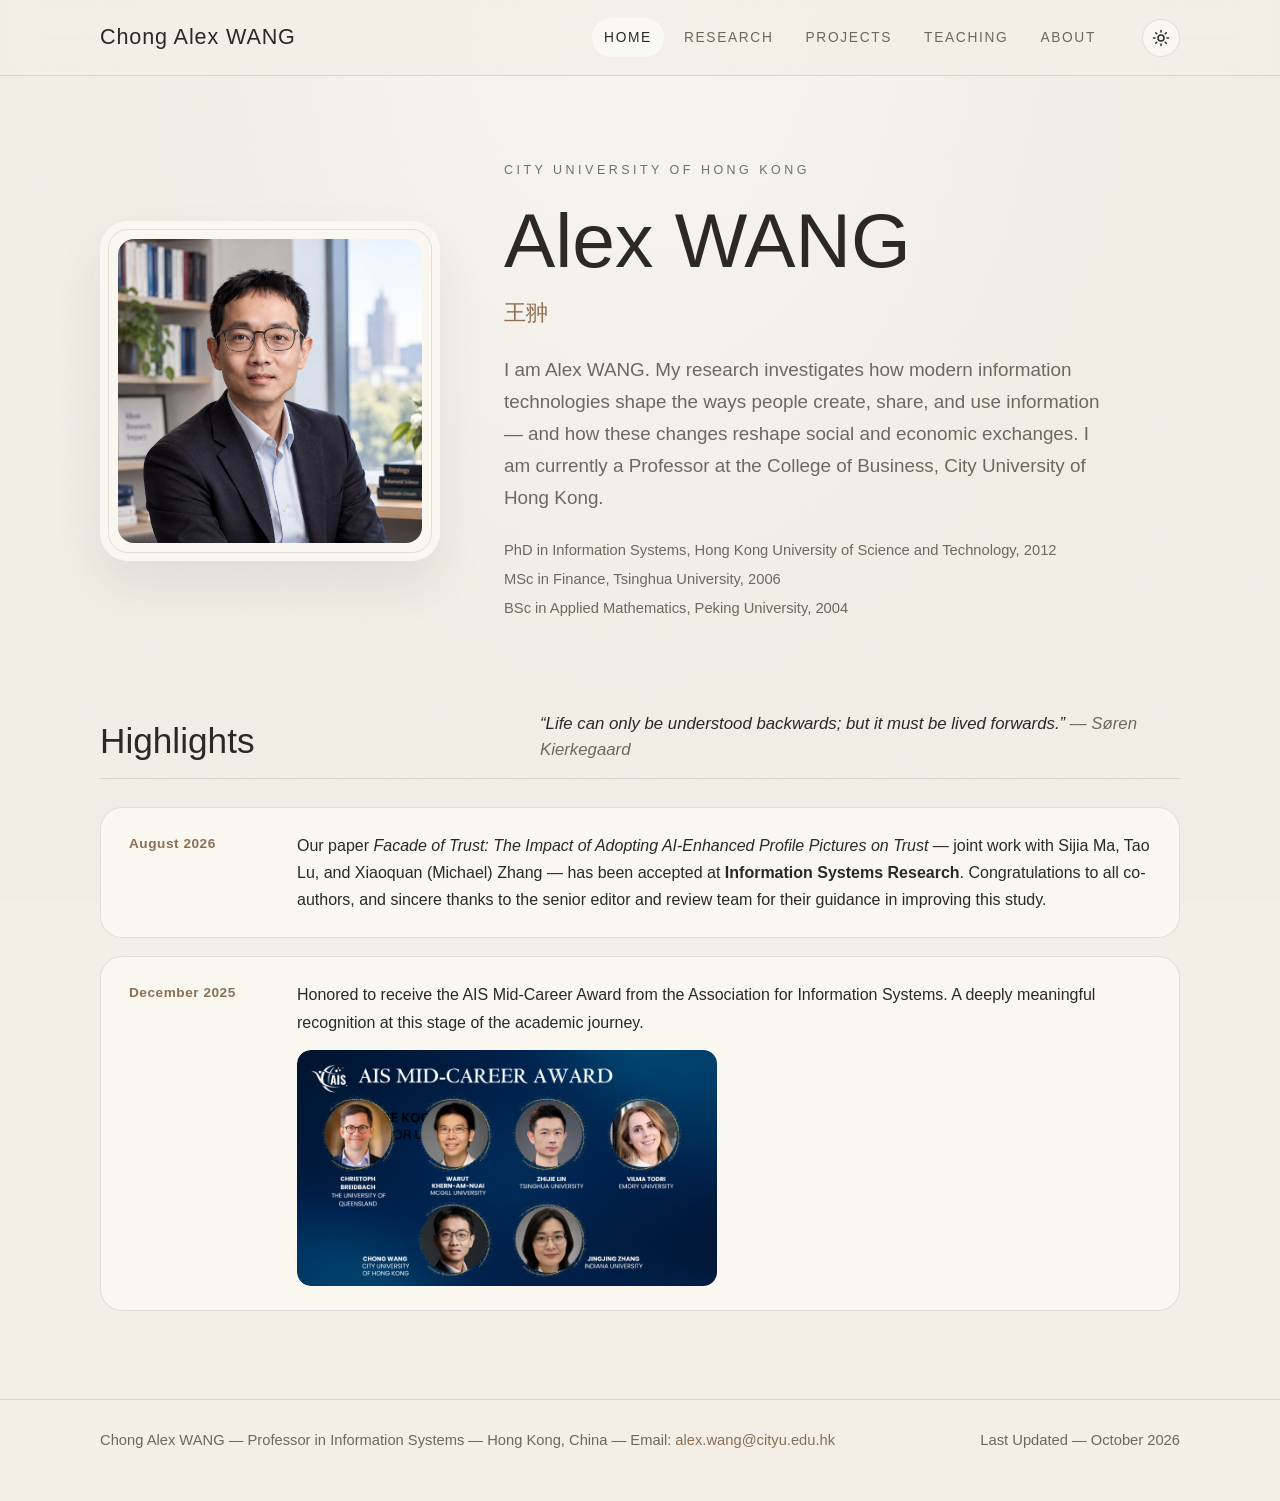
<file: index.html>
<!DOCTYPE html>
<html lang="en">
<head>
  <meta charset="UTF-8">
  <meta name="viewport" content="width=device-width, initial-scale=1.0">
  <script>
    (function () {
      var t;
      try { t = localStorage.getItem("theme"); } catch (e) {}
      if (!t) t = window.matchMedia && matchMedia("(prefers-color-scheme: dark)").matches ? "dark" : "light";
      document.documentElement.setAttribute("data-theme", t);
    })();
  </script>
  <title>Chong Alex WANG — Academic Researcher</title>
  <link rel="stylesheet" href="css/styles.css">
</head>
<body>
  <header class="site-header">
    <div class="wrap header-inner">
      <a class="brand" href="index.html">
        <span class="brand-mark">Chong Alex WANG</span>
      </a>
      <button class="menu-toggle" type="button" aria-expanded="false">Menu</button>
      <nav class="nav" aria-label="Primary">
        <a class="active" href="index.html">Home</a>
        <a href="research.html">Research</a>
        <a href="projects.html">Projects</a>
        <a href="teaching.html">Teaching</a>
        <a href="about.html">About</a>
      </nav>
      <button class="theme-toggle" type="button" aria-label="Toggle dark mode" title="Toggle dark mode">
        <svg class="icon-sun" width="18" height="18" viewBox="0 0 24 24" fill="none" stroke="currentColor" stroke-width="2" stroke-linecap="round" stroke-linejoin="round" aria-hidden="true"><circle cx="12" cy="12" r="4"/><path d="M12 2v2M12 20v2M4.93 4.93l1.41 1.41M17.66 17.66l1.41 1.41M2 12h2M20 12h2M4.93 19.07l1.41-1.41M17.66 6.34l1.41-1.41"/></svg>
        <svg class="icon-moon" width="18" height="18" viewBox="0 0 24 24" fill="none" stroke="currentColor" stroke-width="2" stroke-linecap="round" stroke-linejoin="round" aria-hidden="true"><path d="M21 12.79A9 9 0 1 1 11.21 3 7 7 0 0 0 21 12.79z"/></svg>
      </button>
    </div>
  </header>

  <main>
    <section class="wrap hero">
      <div class="portrait-frame">
        <img src="assets/profile.png" alt="Portrait of Chong Alex Wang">
      </div>
      <div>
        <p class="kicker">City University of Hong Kong</p>
        <h1>Alex WANG</h1>
        <p class="chinese-name">王翀</p>
        <p class="lede">I am Alex WANG. My research investigates how modern information technologies shape the ways people create, share, and use information — and how these changes reshape social and economic exchanges. I am currently a Professor at the College of Business, City University of Hong Kong.</p>
        <div class="meta-row">
          <span>PhD in Information Systems, Hong Kong University of Science and Technology, 2012</span>
          <span>MSc in Finance, Tsinghua University, 2006</span>
          <span>BSc in Applied Mathematics, Peking University, 2004</span>
        </div>
      </div>
    </section>

    <section class="wrap section">
      <div class="section-head">
        <h2>Highlights</h2>
        <p id="daily-quote" class="daily-quote"></p>
      </div>

      <div class="highlight-list">
        <!-- Newest entries at the top. Append new <article> below to add. -->
        <article class="highlight">
          <time class="highlight-date" datetime="2026-08">August 2026</time>
          <div class="highlight-body">
            <p>Our paper <em>Facade of Trust: The Impact of Adopting AI-Enhanced Profile Pictures on Trust</em> — joint work with Sijia Ma, Tao Lu, and Xiaoquan (Michael) Zhang — has been accepted at <strong>Information Systems Research</strong>. Congratulations to all co-authors, and sincere thanks to the senior editor and review team for their guidance in improving this study.</p>
          </div>
        </article>
        <article class="highlight">
          <time class="highlight-date" datetime="2025-12">December 2025</time>
          <div class="highlight-body">
            <p>Honored to receive the AIS Mid-Career Award from the Association for Information Systems. A deeply meaningful recognition at this stage of the academic journey.</p>
            <div class="highlight-image"><img src="assets/ais-mid-career-award.png" alt="AIS Mid-Career Award recipients" style="max-width: 420px;"></div>
          </div>
        </article>
      </div>
    </section>
  </main>

  <footer class="site-footer">
    <div class="wrap footer-inner">
      <p>Chong Alex WANG — Professor in Information Systems — Hong Kong, China — Email: <a href="mailto:alex.wang@cityu.edu.hk">alex.wang@cityu.edu.hk</a></p>
      <p>Last Updated — October 2026</p>
    </div>
  </footer>
  <script src="js/main.js"></script>
  <script>
  (function () {
    // 名言列表：英文 / 中文 / 日文，主题涵盖时间、生命与成就
    const quotes = [
      { text: "Life can only be understood backwards; but it must be lived forwards.", author: "Søren Kierkegaard" },
      { text: "千里之行，始于足下。", author: "老子《道德经》" },
      { text: "一期一会", author: "千利休" },
      { text: "The two most powerful warriors are patience and time.", author: "Leo Tolstoy" },
      { text: "天行健，君子以自强不息。", author: "《周易》" },
      { text: "七転び八起き", author: "日本のことわざ" },
      { text: "What we achieve inwardly will change outer reality.", author: "Plutarch" },
      { text: "路漫漫其修远兮，吾将上下而求索。", author: "屈原《离骚》" },
      { text: "今日が一番若い日。", author: "日本のことわざ" },
      { text: "Time is the most valuable thing a man can spend.", author: "Theophrastus" }
    ];
    const el = document.getElementById("daily-quote");
    if (!el) return;
    const q = quotes[Math.floor(Math.random() * quotes.length)];
    el.innerHTML = "<em>&ldquo;" + q.text + "&rdquo;</em> — " + q.author;
  })();
  </script>
</body>
</html>
</file>
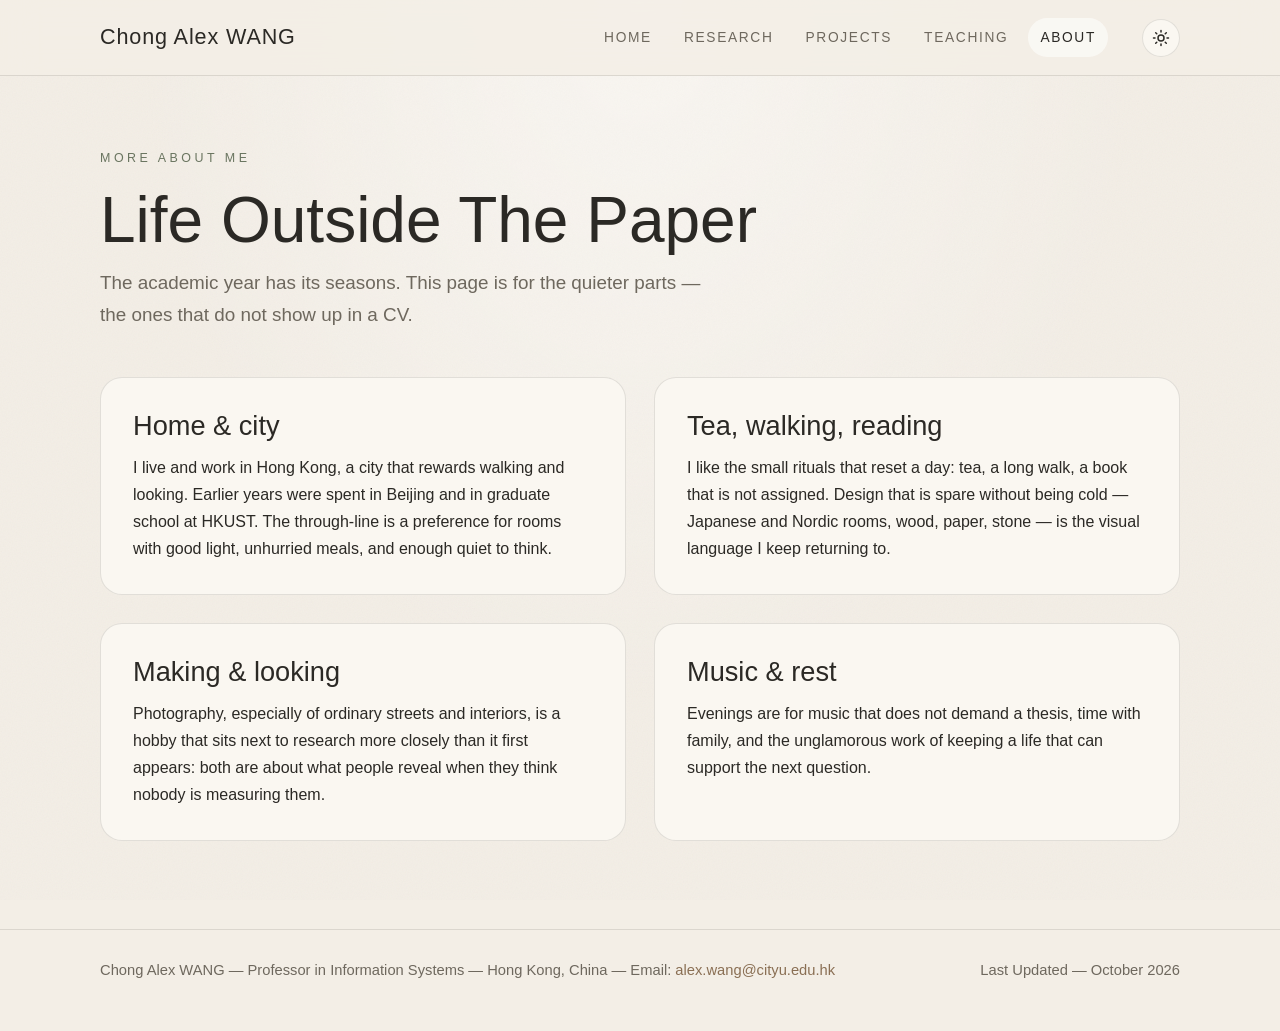
<file: about.html>
<!DOCTYPE html>
<html lang="en">
<head>
  <meta charset="UTF-8">
  <meta name="viewport" content="width=device-width, initial-scale=1.0">
  <script>
    (function () {
      var t;
      try { t = localStorage.getItem("theme"); } catch (e) {}
      if (!t) t = window.matchMedia && matchMedia("(prefers-color-scheme: dark)").matches ? "dark" : "light";
      document.documentElement.setAttribute("data-theme", t);
    })();
  </script>
  <title>About — Chong Alex WANG</title>
  <link rel="stylesheet" href="css/styles.css">
</head>
<body>
  <header class="site-header">
    <div class="wrap header-inner">
      <a class="brand" href="index.html">
        <span class="brand-mark">Chong Alex WANG</span>
      </a>
      <button class="menu-toggle" type="button" aria-expanded="false">Menu</button>
      <nav class="nav" aria-label="Primary">
        <a href="index.html">Home</a>
        <a href="research.html">Research</a>
        <a href="projects.html">Projects</a>
        <a href="teaching.html">Teaching</a>
        <a class="active" href="about.html">About</a>
      </nav>
      <button class="theme-toggle" type="button" aria-label="Toggle dark mode" title="Toggle dark mode">
        <svg class="icon-sun" width="18" height="18" viewBox="0 0 24 24" fill="none" stroke="currentColor" stroke-width="2" stroke-linecap="round" stroke-linejoin="round" aria-hidden="true"><circle cx="12" cy="12" r="4"/><path d="M12 2v2M12 20v2M4.93 4.93l1.41 1.41M17.66 17.66l1.41 1.41M2 12h2M20 12h2M4.93 19.07l1.41-1.41M17.66 6.34l1.41-1.41"/></svg>
        <svg class="icon-moon" width="18" height="18" viewBox="0 0 24 24" fill="none" stroke="currentColor" stroke-width="2" stroke-linecap="round" stroke-linejoin="round" aria-hidden="true"><path d="M21 12.79A9 9 0 1 1 11.21 3 7 7 0 0 0 21 12.79z"/></svg>
      </button>
    </div>
  </header>

  <main>
    <section class="wrap page-hero">
      <p class="kicker">More about me</p>
      <h1>Life Outside The Paper</h1>
      <p class="lede">The academic year has its seasons. This page is for the quieter parts — the ones that do not show up in a CV.</p>
    </section>

    <section class="wrap section split">
      <article class="life-block">
        <h3>Home &amp; city</h3>
        <p>I live and work in Hong Kong, a city that rewards walking and looking. Earlier years were spent in Beijing and in graduate school at HKUST. The through-line is a preference for rooms with good light, unhurried meals, and enough quiet to think.</p>
      </article>
      <article class="life-block">
        <h3>Tea, walking, reading</h3>
        <p>I like the small rituals that reset a day: tea, a long walk, a book that is not assigned. Design that is spare without being cold — Japanese and Nordic rooms, wood, paper, stone — is the visual language I keep returning to.</p>
      </article>
      <article class="life-block">
        <h3>Making &amp; looking</h3>
        <p>Photography, especially of ordinary streets and interiors, is a hobby that sits next to research more closely than it first appears: both are about what people reveal when they think nobody is measuring them.</p>
      </article>
      <article class="life-block">
        <h3>Music &amp; rest</h3>
        <p>Evenings are for music that does not demand a thesis, time with family, and the unglamorous work of keeping a life that can support the next question.</p>
      </article>
    </section>
  </main>

  <footer class="site-footer">
    <div class="wrap footer-inner">
      <p>Chong Alex WANG — Professor in Information Systems — Hong Kong, China — Email: <a href="mailto:alex.wang@cityu.edu.hk">alex.wang@cityu.edu.hk</a></p>
      <p>Last Updated — October 2026</p>
    </div>
  </footer>
  <script src="js/main.js"></script>
</body>
</html>
</file>
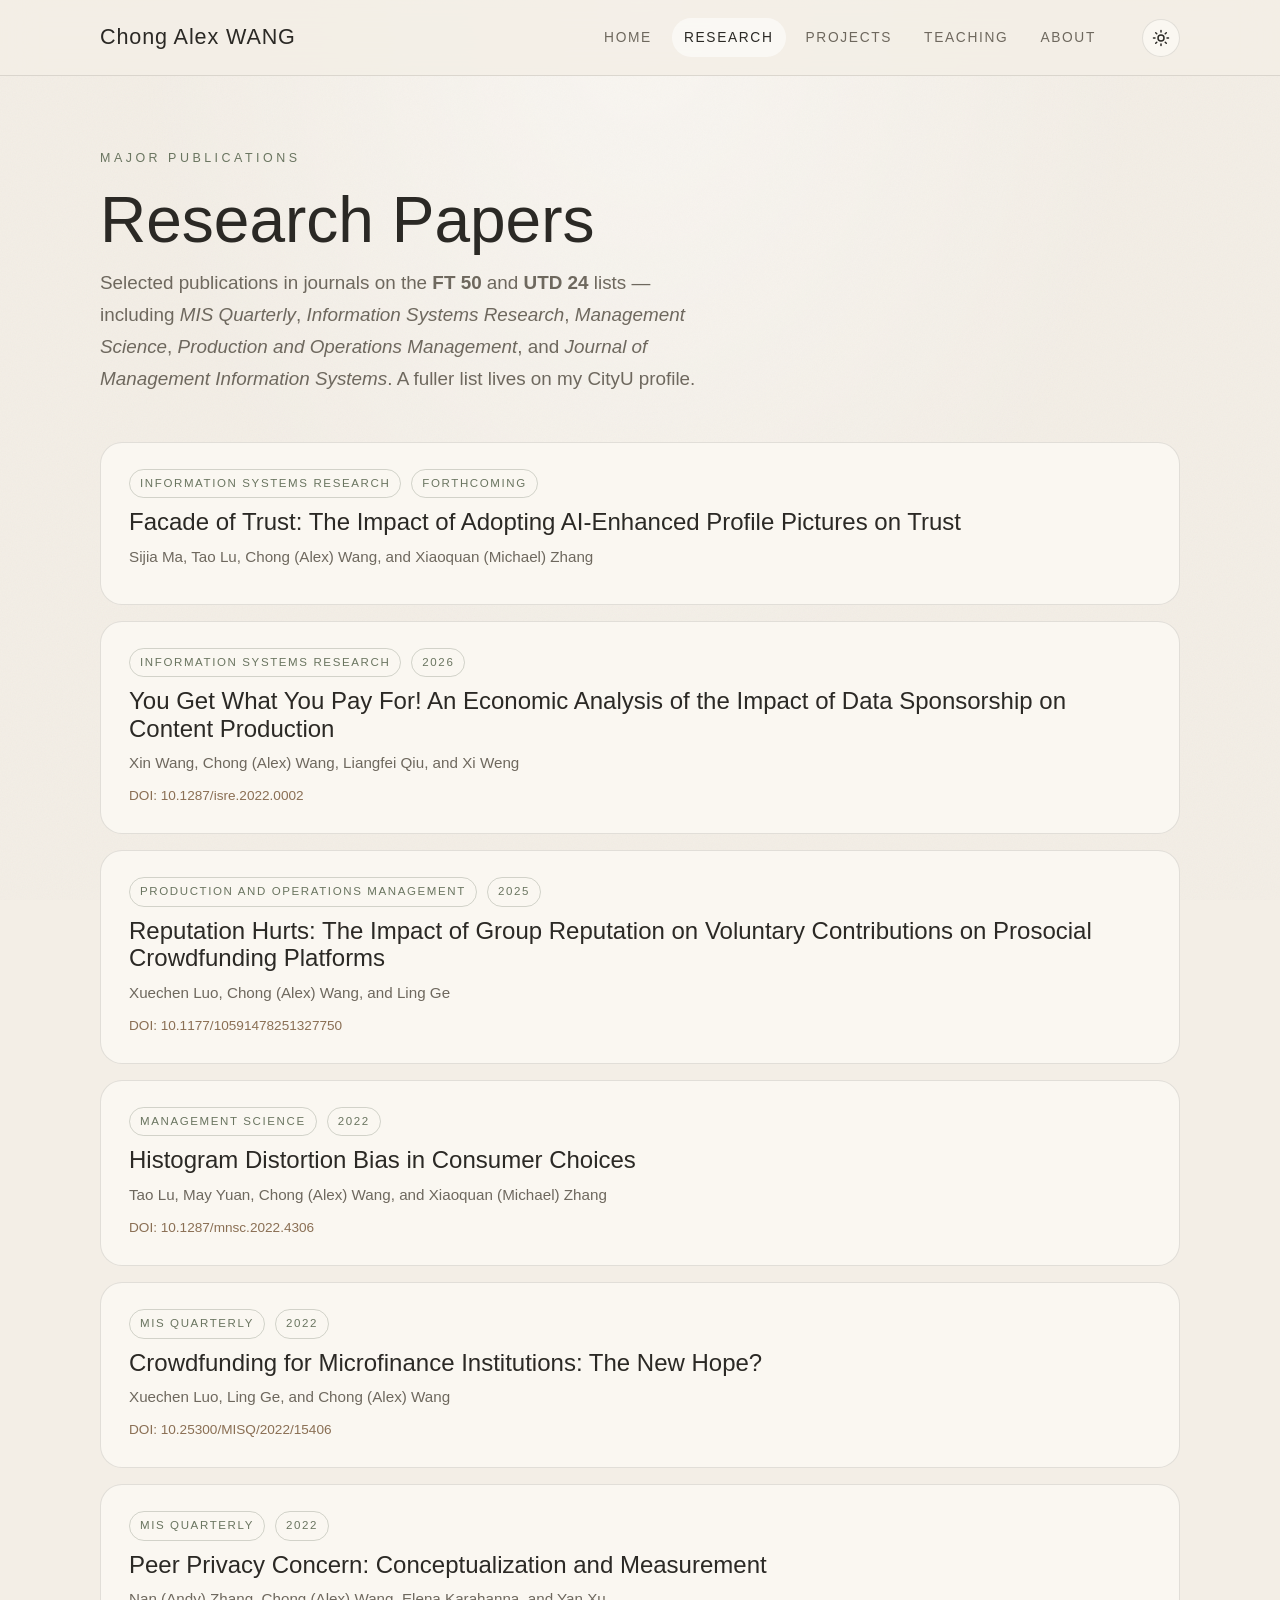
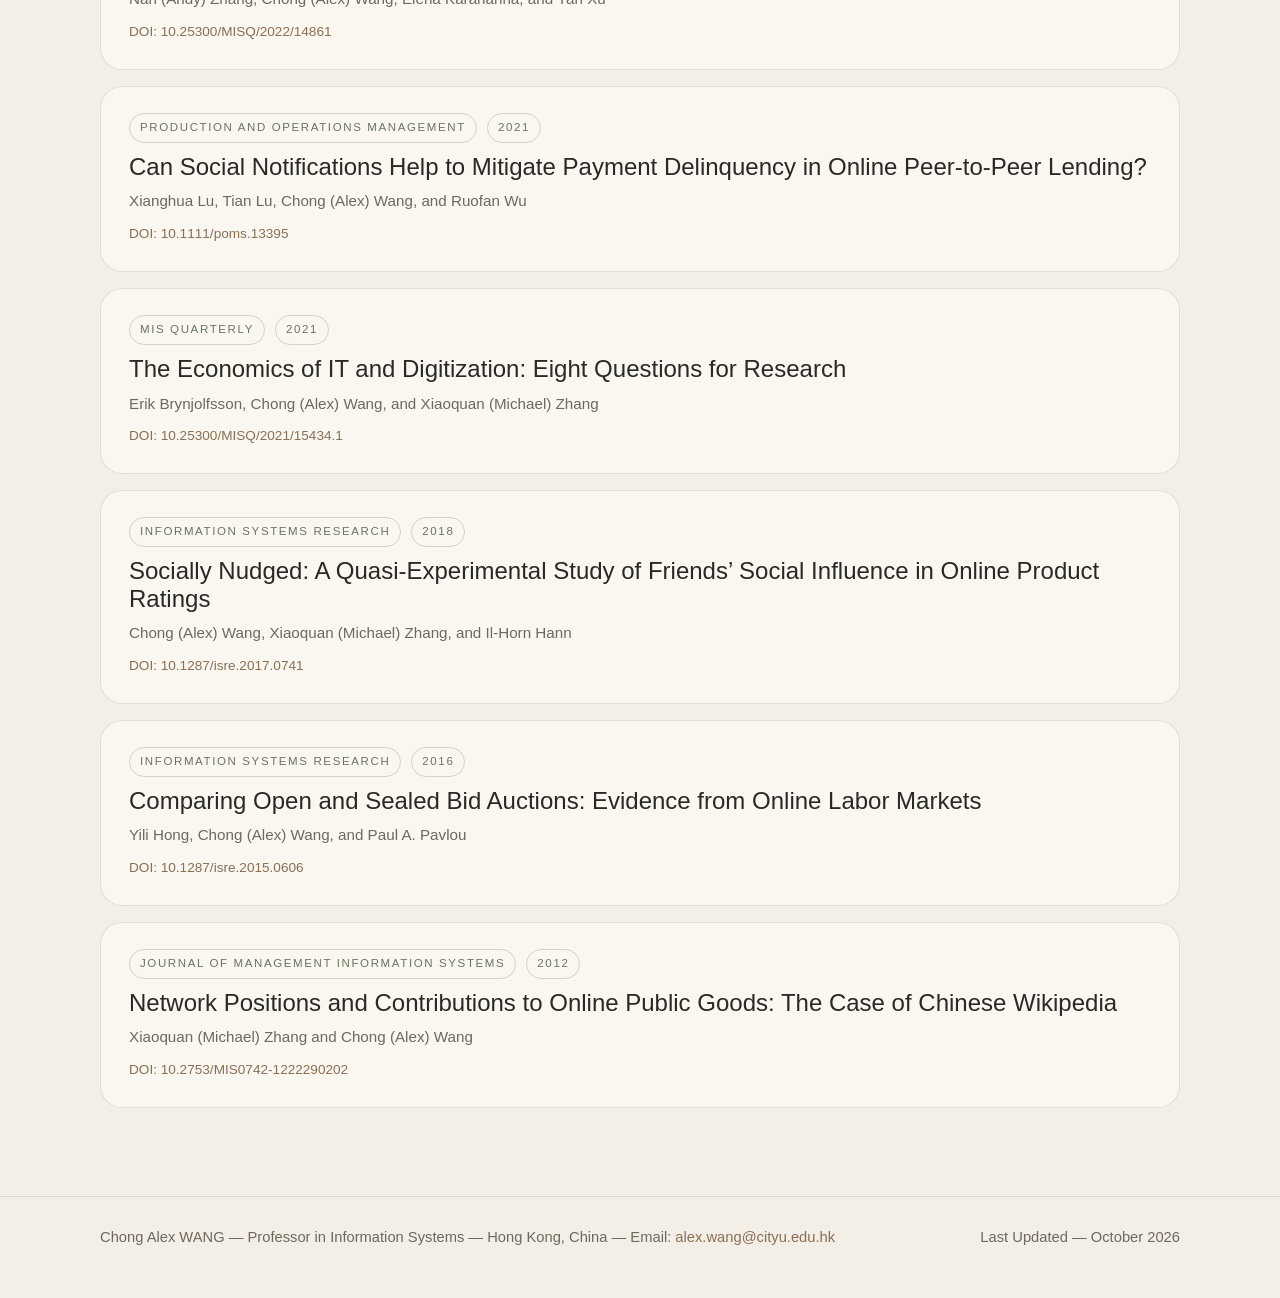
<file: research.html>
<!DOCTYPE html>
<html lang="en">
<head>
  <meta charset="UTF-8">
  <meta name="viewport" content="width=device-width, initial-scale=1.0">
  <script>
    (function () {
      var t;
      try { t = localStorage.getItem("theme"); } catch (e) {}
      if (!t) t = window.matchMedia && matchMedia("(prefers-color-scheme: dark)").matches ? "dark" : "light";
      document.documentElement.setAttribute("data-theme", t);
    })();
  </script>
  <title>Research Papers — Chong Alex WANG</title>
  <link rel="stylesheet" href="css/styles.css">
</head>
<body>
  <header class="site-header">
    <div class="wrap header-inner">
      <a class="brand" href="index.html">
        <span class="brand-mark">Chong Alex WANG</span>
      </a>
      <button class="menu-toggle" type="button" aria-expanded="false">Menu</button>
      <nav class="nav" aria-label="Primary">
        <a href="index.html">Home</a>
        <a class="active" href="research.html">Research</a>
        <a href="projects.html">Projects</a>
        <a href="teaching.html">Teaching</a>
        <a href="about.html">About</a>
      </nav>
      <button class="theme-toggle" type="button" aria-label="Toggle dark mode" title="Toggle dark mode">
        <svg class="icon-sun" width="18" height="18" viewBox="0 0 24 24" fill="none" stroke="currentColor" stroke-width="2" stroke-linecap="round" stroke-linejoin="round" aria-hidden="true"><circle cx="12" cy="12" r="4"/><path d="M12 2v2M12 20v2M4.93 4.93l1.41 1.41M17.66 17.66l1.41 1.41M2 12h2M20 12h2M4.93 19.07l1.41-1.41M17.66 6.34l1.41-1.41"/></svg>
        <svg class="icon-moon" width="18" height="18" viewBox="0 0 24 24" fill="none" stroke="currentColor" stroke-width="2" stroke-linecap="round" stroke-linejoin="round" aria-hidden="true"><path d="M21 12.79A9 9 0 1 1 11.21 3 7 7 0 0 0 21 12.79z"/></svg>
      </button>
    </div>
  </header>

  <main>
    <section class="wrap page-hero">
      <p class="kicker">Major Publications</p>
      <h1>Research Papers</h1>
      <p class="lede">Selected publications in journals on the <strong>FT 50</strong> and <strong>UTD 24</strong> lists — including <em>MIS Quarterly</em>, <em>Information Systems Research</em>, <em>Management Science</em>, <em>Production and Operations Management</em>, and <em>Journal of Management Information Systems</em>. A fuller list lives on my CityU profile.</p>
    </section>

    <section class="wrap section">
      <div class="paper-list">
        <article class="paper">
          <div class="paper-meta"><span class="tag">Information Systems Research</span><span class="tag">Forthcoming</span></div>
          <h3>Facade of Trust: The Impact of Adopting AI-Enhanced Profile Pictures on Trust</h3>
          <p class="authors">Sijia Ma, Tao Lu, Chong (Alex) Wang, and Xiaoquan (Michael) Zhang</p>
        </article>
        <article class="paper">
          <div class="paper-meta"><span class="tag">Information Systems Research</span><span class="tag">2026</span></div>
          <h3>You Get What You Pay For! An Economic Analysis of the Impact of Data Sponsorship on Content Production</h3>
          <p class="authors">Xin Wang, Chong (Alex) Wang, Liangfei Qiu, and Xi Weng</p>
          <p class="doi"><a href="https://doi.org/10.1287/isre.2022.0002" target="_blank" rel="noopener">DOI: 10.1287/isre.2022.0002</a></p>
        </article>
        <article class="paper">
          <div class="paper-meta"><span class="tag">Production and Operations Management</span><span class="tag">2025</span></div>
          <h3>Reputation Hurts: The Impact of Group Reputation on Voluntary Contributions on Prosocial Crowdfunding Platforms</h3>
          <p class="authors">Xuechen Luo, Chong (Alex) Wang, and Ling Ge</p>
          <p class="doi"><a href="https://doi.org/10.1177/10591478251327750" target="_blank" rel="noopener">DOI: 10.1177/10591478251327750</a></p>
        </article>
        <article class="paper">
          <div class="paper-meta"><span class="tag">Management Science</span><span class="tag">2022</span></div>
          <h3>Histogram Distortion Bias in Consumer Choices</h3>
          <p class="authors">Tao Lu, May Yuan, Chong (Alex) Wang, and Xiaoquan (Michael) Zhang</p>
          <p class="doi"><a href="https://doi.org/10.1287/mnsc.2022.4306" target="_blank" rel="noopener">DOI: 10.1287/mnsc.2022.4306</a></p>
        </article>
        <article class="paper">
          <div class="paper-meta"><span class="tag">MIS Quarterly</span><span class="tag">2022</span></div>
          <h3>Crowdfunding for Microfinance Institutions: The New Hope?</h3>
          <p class="authors">Xuechen Luo, Ling Ge, and Chong (Alex) Wang</p>
          <p class="doi"><a href="https://doi.org/10.25300/MISQ/2022/15406" target="_blank" rel="noopener">DOI: 10.25300/MISQ/2022/15406</a></p>
        </article>
        <article class="paper">
          <div class="paper-meta"><span class="tag">MIS Quarterly</span><span class="tag">2022</span></div>
          <h3>Peer Privacy Concern: Conceptualization and Measurement</h3>
          <p class="authors">Nan (Andy) Zhang, Chong (Alex) Wang, Elena Karahanna, and Yan Xu</p>
          <p class="doi"><a href="https://doi.org/10.25300/MISQ/2022/14861" target="_blank" rel="noopener">DOI: 10.25300/MISQ/2022/14861</a></p>
        </article>
        <article class="paper">
          <div class="paper-meta"><span class="tag">Production and Operations Management</span><span class="tag">2021</span></div>
          <h3>Can Social Notifications Help to Mitigate Payment Delinquency in Online Peer-to-Peer Lending?</h3>
          <p class="authors">Xianghua Lu, Tian Lu, Chong (Alex) Wang, and Ruofan Wu</p>
          <p class="doi"><a href="https://doi.org/10.1111/poms.13395" target="_blank" rel="noopener">DOI: 10.1111/poms.13395</a></p>
        </article>
        <article class="paper">
          <div class="paper-meta"><span class="tag">MIS Quarterly</span><span class="tag">2021</span></div>
          <h3>The Economics of IT and Digitization: Eight Questions for Research</h3>
          <p class="authors">Erik Brynjolfsson, Chong (Alex) Wang, and Xiaoquan (Michael) Zhang</p>
          <p class="doi"><a href="https://doi.org/10.25300/MISQ/2021/15434.1" target="_blank" rel="noopener">DOI: 10.25300/MISQ/2021/15434.1</a></p>
        </article>
        <article class="paper">
          <div class="paper-meta"><span class="tag">Information Systems Research</span><span class="tag">2018</span></div>
          <h3>Socially Nudged: A Quasi-Experimental Study of Friends&rsquo; Social Influence in Online Product Ratings</h3>
          <p class="authors">Chong (Alex) Wang, Xiaoquan (Michael) Zhang, and Il-Horn Hann</p>
          <p class="doi"><a href="https://doi.org/10.1287/isre.2017.0741" target="_blank" rel="noopener">DOI: 10.1287/isre.2017.0741</a></p>
        </article>
        <article class="paper">
          <div class="paper-meta"><span class="tag">Information Systems Research</span><span class="tag">2016</span></div>
          <h3>Comparing Open and Sealed Bid Auctions: Evidence from Online Labor Markets</h3>
          <p class="authors">Yili Hong, Chong (Alex) Wang, and Paul A. Pavlou</p>
          <p class="doi"><a href="https://doi.org/10.1287/isre.2015.0606" target="_blank" rel="noopener">DOI: 10.1287/isre.2015.0606</a></p>
        </article>
        <article class="paper">
          <div class="paper-meta"><span class="tag">Journal of Management Information Systems</span><span class="tag">2012</span></div>
          <h3>Network Positions and Contributions to Online Public Goods: The Case of Chinese Wikipedia</h3>
          <p class="authors">Xiaoquan (Michael) Zhang and Chong (Alex) Wang</p>
          <p class="doi"><a href="https://doi.org/10.2753/MIS0742-1222290202" target="_blank" rel="noopener">DOI: 10.2753/MIS0742-1222290202</a></p>
        </article>
      </div>
    </section>
  </main>

  <footer class="site-footer">
    <div class="wrap footer-inner">
      <p>Chong Alex WANG — Professor in Information Systems — Hong Kong, China — Email: <a href="mailto:alex.wang@cityu.edu.hk">alex.wang@cityu.edu.hk</a></p>
      <p>Last Updated — October 2026</p>
    </div>
  </footer>
  <script src="js/main.js"></script>
</body>
</html>
</file>
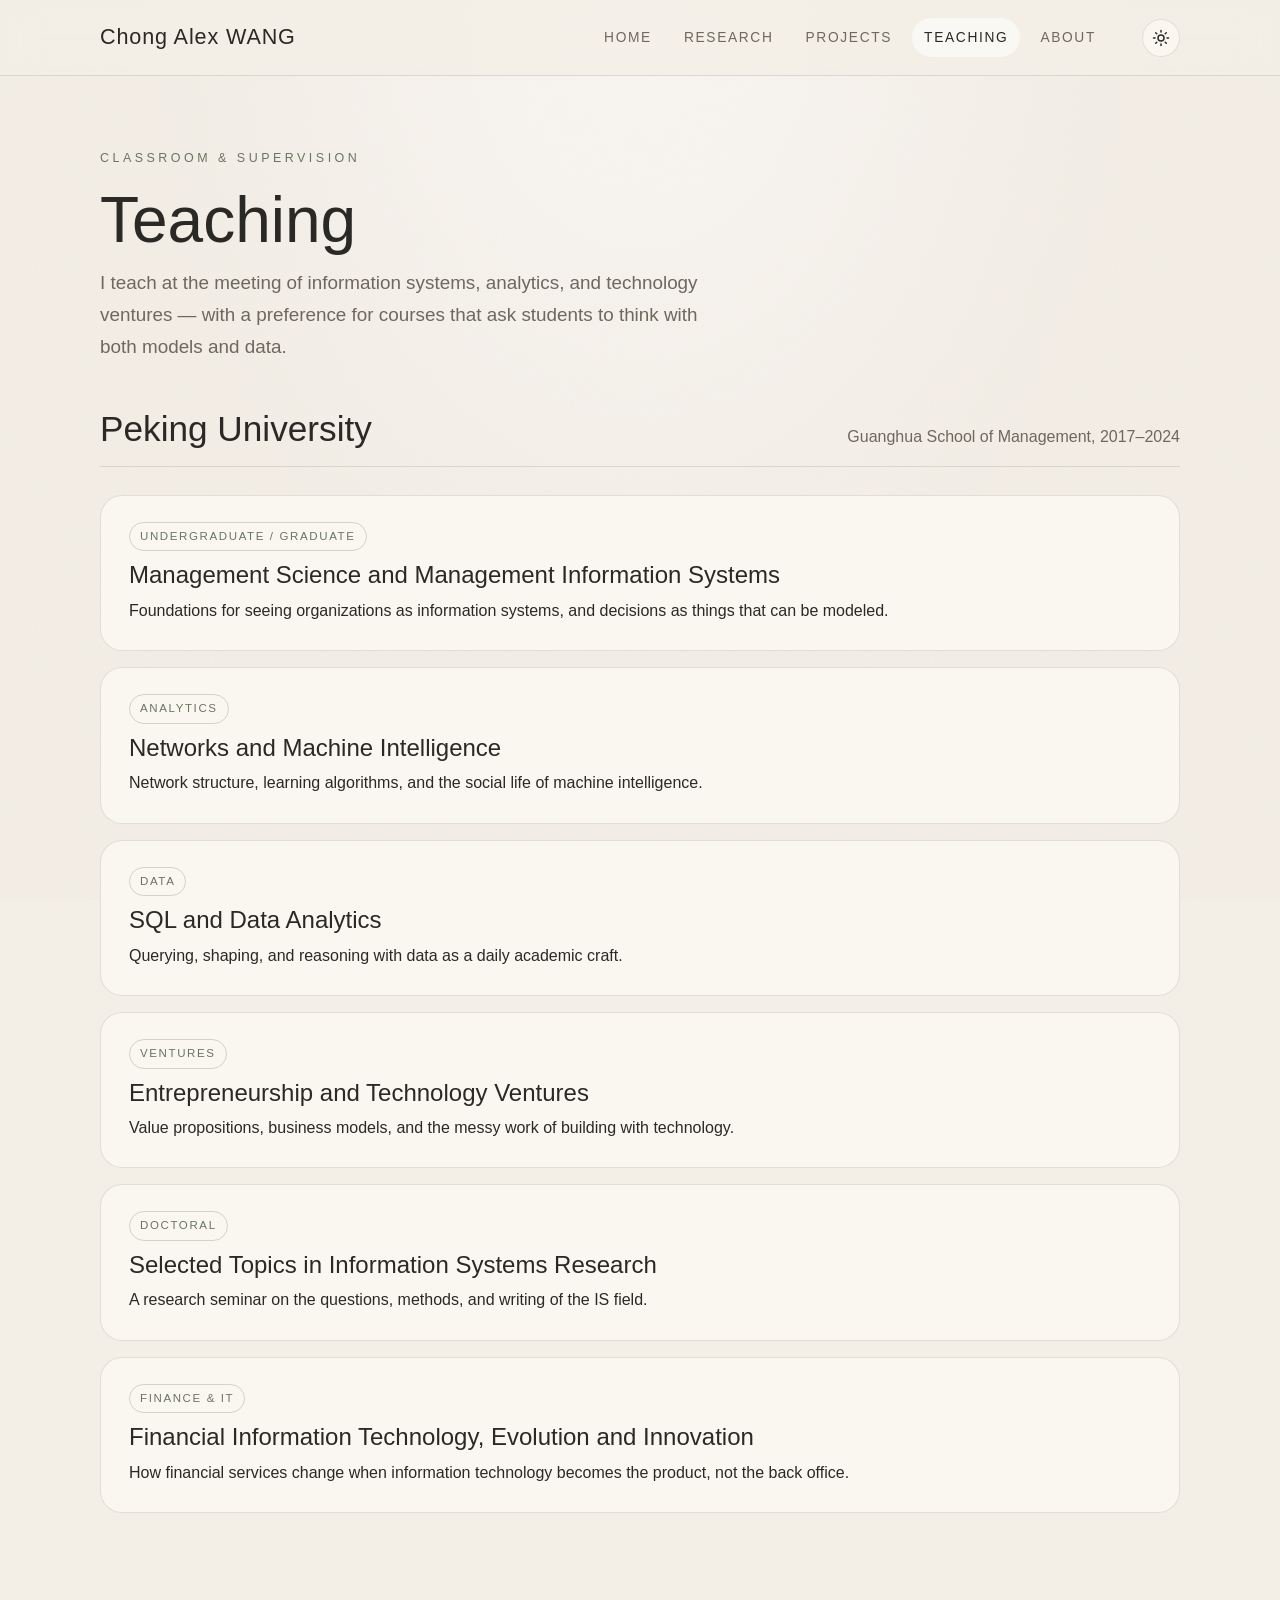
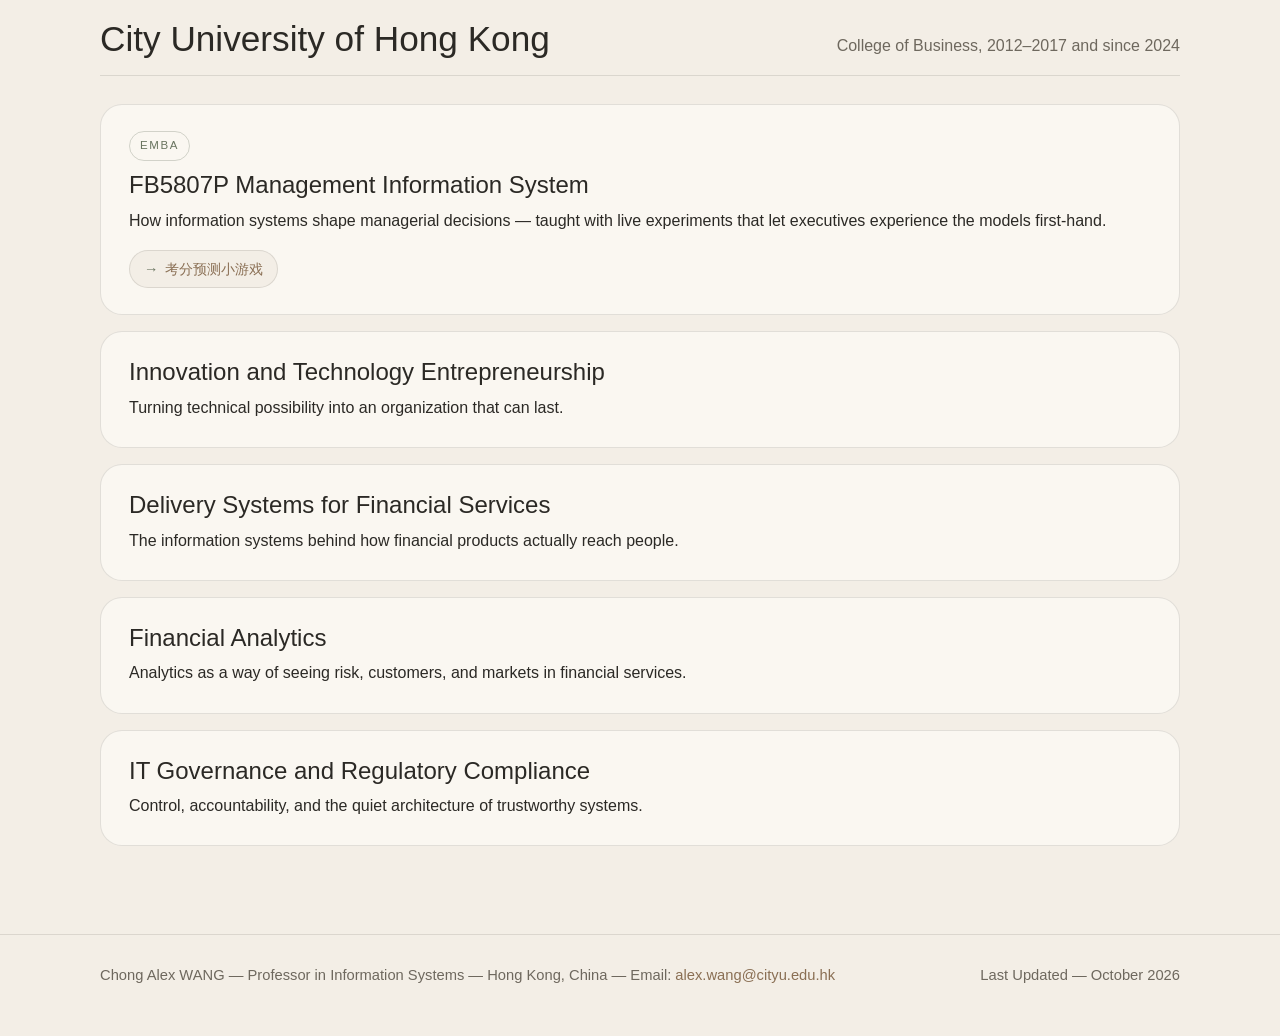
<file: teaching.html>
<!DOCTYPE html>
<html lang="en">
<head>
  <meta charset="UTF-8">
  <meta name="viewport" content="width=device-width, initial-scale=1.0">
  <script>
    (function () {
      var t;
      try { t = localStorage.getItem("theme"); } catch (e) {}
      if (!t) t = window.matchMedia && matchMedia("(prefers-color-scheme: dark)").matches ? "dark" : "light";
      document.documentElement.setAttribute("data-theme", t);
    })();
  </script>
  <title>Teaching — Chong Alex WANG</title>
  <link rel="stylesheet" href="css/styles.css">
</head>
<body>
  <header class="site-header">
    <div class="wrap header-inner">
      <a class="brand" href="index.html">
        <span class="brand-mark">Chong Alex WANG</span>
      </a>
      <button class="menu-toggle" type="button" aria-expanded="false">Menu</button>
      <nav class="nav" aria-label="Primary">
        <a href="index.html">Home</a>
        <a href="research.html">Research</a>
        <a href="projects.html">Projects</a>
        <a class="active" href="teaching.html">Teaching</a>
        <a href="about.html">About</a>
      </nav>
      <button class="theme-toggle" type="button" aria-label="Toggle dark mode" title="Toggle dark mode">
        <svg class="icon-sun" width="18" height="18" viewBox="0 0 24 24" fill="none" stroke="currentColor" stroke-width="2" stroke-linecap="round" stroke-linejoin="round" aria-hidden="true"><circle cx="12" cy="12" r="4"/><path d="M12 2v2M12 20v2M4.93 4.93l1.41 1.41M17.66 17.66l1.41 1.41M2 12h2M20 12h2M4.93 19.07l1.41-1.41M17.66 6.34l1.41-1.41"/></svg>
        <svg class="icon-moon" width="18" height="18" viewBox="0 0 24 24" fill="none" stroke="currentColor" stroke-width="2" stroke-linecap="round" stroke-linejoin="round" aria-hidden="true"><path d="M21 12.79A9 9 0 1 1 11.21 3 7 7 0 0 0 21 12.79z"/></svg>
      </button>
    </div>
  </header>

  <main>
    <section class="wrap page-hero">
      <p class="kicker">Classroom &amp; supervision</p>
      <h1>Teaching</h1>
      <p class="lede">I teach at the meeting of information systems, analytics, and technology ventures — with a preference for courses that ask students to think with both models and data.</p>
    </section>

    <section class="wrap section">
      <div class="section-head">
        <h2>Peking University</h2>
        <p>Guanghua School of Management, 2017–2024</p>
      </div>
      <div class="course-list">
        <article class="course">
          <div class="course-meta"><span class="tag">Undergraduate / graduate</span></div>
          <h3>Management Science and Management Information Systems</h3>
          <p>Foundations for seeing organizations as information systems, and decisions as things that can be modeled.</p>
        </article>
        <article class="course">
          <div class="course-meta"><span class="tag">Analytics</span></div>
          <h3>Networks and Machine Intelligence</h3>
          <p>Network structure, learning algorithms, and the social life of machine intelligence.</p>
        </article>
        <article class="course">
          <div class="course-meta"><span class="tag">Data</span></div>
          <h3>SQL and Data Analytics</h3>
          <p>Querying, shaping, and reasoning with data as a daily academic craft.</p>
        </article>
        <article class="course">
          <div class="course-meta"><span class="tag">Ventures</span></div>
          <h3>Entrepreneurship and Technology Ventures</h3>
          <p>Value propositions, business models, and the messy work of building with technology.</p>
        </article>
        <article class="course">
          <div class="course-meta"><span class="tag">Doctoral</span></div>
          <h3>Selected Topics in Information Systems Research</h3>
          <p>A research seminar on the questions, methods, and writing of the IS field.</p>
        </article>
        <article class="course">
          <div class="course-meta"><span class="tag">Finance &amp; IT</span></div>
          <h3>Financial Information Technology, Evolution and Innovation</h3>
          <p>How financial services change when information technology becomes the product, not the back office.</p>
        </article>
      </div>
    </section>

    <section class="wrap section">
      <div class="section-head">
        <h2>City University of Hong Kong</h2>
        <p>College of Business, 2012–2017 and since 2024</p>
      </div>
      <div class="course-list">
        <article class="course">
          <div class="course-meta"><span class="tag">EMBA</span></div>
          <h3>FB5807P Management Information System</h3>
          <p>How information systems shape managerial decisions — taught with live experiments that let executives experience the models first-hand.</p>
          <div class="course-links">
            <a href="content/score-prediction.html" lang="zh-CN">考分预测小游戏</a>
          </div>
        </article>
        <article class="course">
          <h3>Innovation and Technology Entrepreneurship</h3>
          <p>Turning technical possibility into an organization that can last.</p>
        </article>
        <article class="course">
          <h3>Delivery Systems for Financial Services</h3>
          <p>The information systems behind how financial products actually reach people.</p>
        </article>
        <article class="course">
          <h3>Financial Analytics</h3>
          <p>Analytics as a way of seeing risk, customers, and markets in financial services.</p>
        </article>
        <article class="course">
          <h3>IT Governance and Regulatory Compliance</h3>
          <p>Control, accountability, and the quiet architecture of trustworthy systems.</p>
        </article>
      </div>
    </section>
  </main>

  <footer class="site-footer">
    <div class="wrap footer-inner">
      <p>Chong Alex WANG — Professor in Information Systems — Hong Kong, China — Email: <a href="mailto:alex.wang@cityu.edu.hk">alex.wang@cityu.edu.hk</a></p>
      <p>Last Updated — October 2026</p>
    </div>
  </footer>
  <script src="js/main.js"></script>
</body>
</html>
</file>
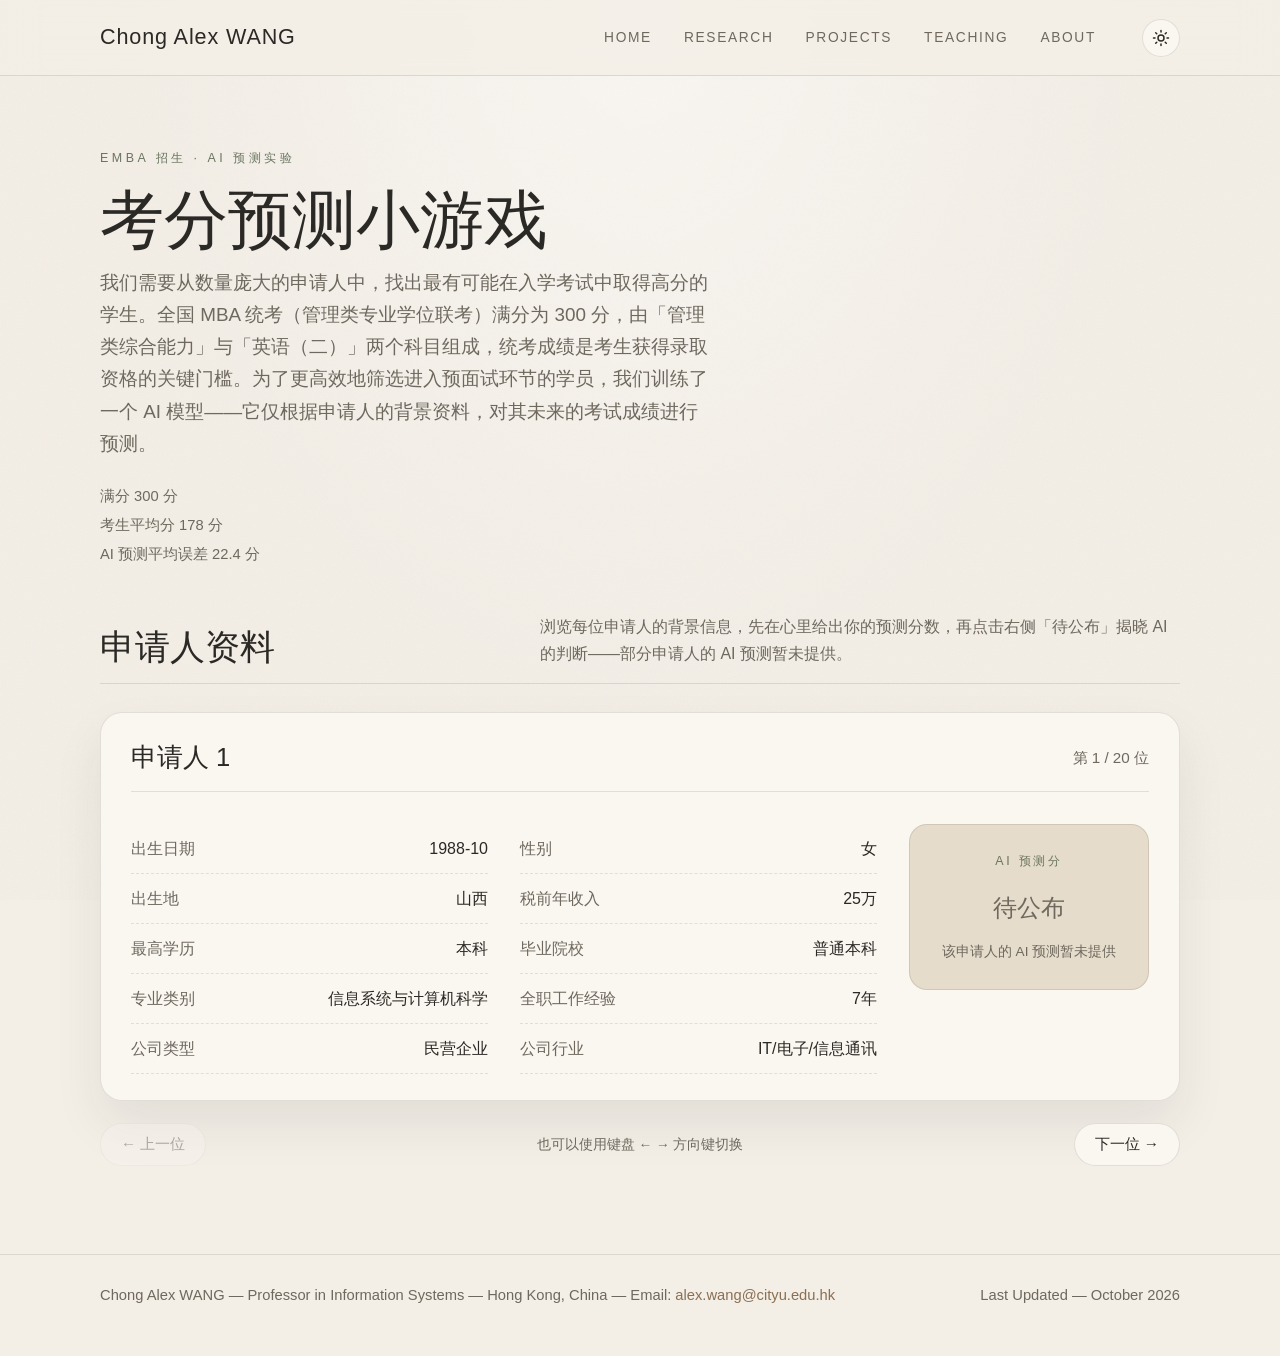
<file: content/score-prediction.html>
<!DOCTYPE html>
<html lang="zh-CN">
<head>
  <meta charset="UTF-8">
  <meta name="viewport" content="width=device-width, initial-scale=1.0">
  <script>
    (function () {
      var t;
      try { t = localStorage.getItem("theme"); } catch (e) {}
      if (!t) t = window.matchMedia && matchMedia("(prefers-color-scheme: dark)").matches ? "dark" : "light";
      document.documentElement.setAttribute("data-theme", t);
    })();
  </script>
  <title>考分预测小游戏 — Chong Alex WANG</title>
  <link rel="stylesheet" href="../css/styles.css">
  <style>
    /* 中文回退字体：Arial 优先，中文字形由系统中文字体补充 */
    body {
      font-family: Arial, "PingFang SC", "Hiragino Sans GB", "Microsoft YaHei", sans-serif;
    }

    h1, h2, h3 {
      font-family: Arial, "PingFang SC", "Hiragino Sans GB", "Microsoft YaHei", sans-serif;
    }

    /* —— 考生浏览区 —— */
    .applicant-stage {
      transition: opacity 0.18s ease;
    }

    .applicant-stage.fading {
      opacity: 0;
    }

    .applicant-card {
      background: var(--cream);
      border: 1px solid var(--line);
      border-radius: var(--radius);
      box-shadow: var(--shadow);
      padding: 30px 30px 26px;
      display: grid;
      grid-template-columns: 1fr 240px;
      gap: 32px;
      align-items: start;
    }

    .applicant-head {
      grid-column: 1 / -1;
      display: flex;
      justify-content: space-between;
      align-items: center;
      gap: 16px;
      padding-bottom: 18px;
      border-bottom: 1px solid var(--line);
    }

    .applicant-head h3 {
      font-size: 1.6rem;
    }

    .applicant-count {
      color: var(--muted);
      font-size: 0.95rem;
      white-space: nowrap;
    }

    .profile-grid {
      display: grid;
      grid-template-columns: 1fr 1fr;
      gap: 0 32px;
    }

    .profile-item {
      display: flex;
      justify-content: space-between;
      gap: 18px;
      padding: 11px 0;
      border-bottom: 1px dashed var(--line);
    }

    .profile-item dt {
      color: var(--muted);
      flex-shrink: 0;
    }

    .profile-item dd {
      text-align: right;
      font-weight: 500;
    }

    .ai-panel {
      background: var(--sand);
      border: 1px solid var(--line);
      border-radius: 18px;
      padding: 26px 22px;
      text-align: center;
      position: sticky;
      top: 96px;
    }

    .ai-panel .ai-label {
      font-size: 0.78rem;
      letter-spacing: 0.22em;
      text-transform: uppercase;
      color: var(--moss);
      margin-bottom: 10px;
    }

    .ai-panel .ai-score {
      font-size: 3.4rem;
      line-height: 1;
      font-weight: 700;
      color: var(--wood);
      margin: 8px 0 6px;
    }

    .ai-panel .ai-score.pending {
      font-size: 1.5rem;
      font-weight: 500;
      color: var(--muted);
      padding: 14px 0;
    }

    .ai-panel .ai-note {
      font-size: 0.85rem;
      color: var(--muted);
    }

    .ai-panel.revealable {
      cursor: pointer;
      transition: transform 0.2s ease, box-shadow 0.25s ease;
    }

    .ai-panel.revealable:hover {
      transform: translateY(-2px);
      box-shadow: var(--shadow);
    }

    .ai-panel.revealable:active {
      transform: scale(0.97);
    }

    .applicant-nav {
      display: flex;
      justify-content: space-between;
      align-items: center;
      gap: 16px;
      margin-top: 22px;
    }

    .nav-btn {
      display: inline-flex;
      align-items: center;
      gap: 8px;
      border: 1px solid var(--line);
      background: var(--cream);
      color: var(--ink);
      padding: 10px 20px;
      border-radius: 999px;
      font-size: 0.95rem;
      font-family: inherit;
      cursor: pointer;
      transition: background 0.25s ease, transform 0.2s ease, opacity 0.25s ease;
    }

    .nav-btn:hover:not(:disabled) {
      background: var(--nav-hover);
    }

    .nav-btn:active:not(:disabled) {
      transform: scale(0.96);
    }

    .nav-btn:disabled {
      opacity: 0.35;
      cursor: not-allowed;
    }

    .nav-hint {
      color: var(--muted);
      font-size: 0.85rem;
    }

    @media (max-width: 860px) {
      .applicant-card {
        grid-template-columns: 1fr;
        padding: 24px 20px;
      }

      .profile-grid {
        grid-template-columns: 1fr;
      }

      .ai-panel {
        position: static;
      }

      .nav-hint {
        display: none;
      }
    }
  </style>
</head>
<body>
  <header class="site-header">
    <div class="wrap header-inner">
      <a class="brand" href="../index.html">
        <span class="brand-mark">Chong Alex WANG</span>
      </a>
      <button class="menu-toggle" type="button" aria-expanded="false">Menu</button>
      <nav class="nav" aria-label="Primary">
        <a href="../index.html">Home</a>
        <a href="../research.html">Research</a>
        <a href="../projects.html">Projects</a>
        <a href="../teaching.html">Teaching</a>
        <a href="../about.html">About</a>
      </nav>
      <button class="theme-toggle" type="button" aria-label="Toggle dark mode" title="Toggle dark mode">
        <svg class="icon-sun" width="18" height="18" viewBox="0 0 24 24" fill="none" stroke="currentColor" stroke-width="2" stroke-linecap="round" stroke-linejoin="round" aria-hidden="true"><circle cx="12" cy="12" r="4"/><path d="M12 2v2M12 20v2M4.93 4.93l1.41 1.41M17.66 17.66l1.41 1.41M2 12h2M20 12h2M4.93 19.07l1.41-1.41M17.66 6.34l1.41-1.41"/></svg>
        <svg class="icon-moon" width="18" height="18" viewBox="0 0 24 24" fill="none" stroke="currentColor" stroke-width="2" stroke-linecap="round" stroke-linejoin="round" aria-hidden="true"><path d="M21 12.79A9 9 0 1 1 11.21 3 7 7 0 0 0 21 12.79z"/></svg>
      </button>
    </div>
  </header>

  <main>
    <section class="wrap page-hero">
      <p class="kicker">EMBA 招生 · AI 预测实验</p>
      <h1>考分预测小游戏</h1>
      <p class="lede">我们需要从数量庞大的申请人中，找出最有可能在入学考试中取得高分的学生。全国 MBA 统考（管理类专业学位联考）满分为 300 分，由「管理类综合能力」与「英语（二）」两个科目组成，统考成绩是考生获得录取资格的关键门槛。为了更高效地筛选进入预面试环节的学员，我们训练了一个 AI 模型——它仅根据申请人的背景资料，对其未来的考试成绩进行预测。</p>
      <div class="meta-row">
        <span>满分 300 分</span>
        <span>考生平均分 178 分</span>
        <span>AI 预测平均误差 22.4 分</span>
      </div>
    </section>

    <section class="wrap section">
      <div class="section-head">
        <h2>申请人资料</h2>
        <p>浏览每位申请人的背景信息，先在心里给出你的预测分数，再点击右侧「待公布」揭晓 AI 的判断——部分申请人的 AI 预测暂未提供。</p>
      </div>

      <div class="applicant-stage" id="applicant-stage">
        <article class="applicant-card">
          <div class="applicant-head">
            <h3 id="applicant-name">申请人 1</h3>
            <span class="applicant-count" id="applicant-count">第 1 / 20 位</span>
          </div>
          <dl class="profile-grid" id="profile-grid"></dl>
          <aside class="ai-panel">
            <p class="ai-label">AI 预测分</p>
            <p class="ai-score" id="ai-score">—</p>
            <p class="ai-note" id="ai-note">满分 300</p>
          </aside>
        </article>

        <div class="applicant-nav">
          <button class="nav-btn" id="btn-prev" type="button" aria-label="上一位申请人">← 上一位</button>
          <span class="nav-hint">也可以使用键盘 ← → 方向键切换</span>
          <button class="nav-btn" id="btn-next" type="button" aria-label="下一位申请人">下一位 →</button>
        </div>
      </div>
    </section>
  </main>

  <footer class="site-footer">
    <div class="wrap footer-inner">
      <p>Chong Alex WANG — Professor in Information Systems — Hong Kong, China — Email: <a href="mailto:alex.wang@cityu.edu.hk">alex.wang@cityu.edu.hk</a></p>
      <p>Last Updated — October 2026</p>
    </div>
  </footer>

  <script src="../js/main.js"></script>
  <script>
  (function () {
    // 数据来源：assets/EMBA/score.docx（aiScore 为 null 表示 AI 预测暂未提供）
    const applicants = [
      { birth: "1988-10", gender: "女", origin: "山西", income: "25万", degree: "本科", school: "普通本科", major: "信息系统与计算机科学", experience: "7年", companyType: "民营企业", industry: "IT/电子/信息通讯", aiScore: null },
      { birth: "1987-10", gender: "女", origin: "陕西", income: "45万", degree: "本科", school: "211", major: "工学类", experience: "8年", companyType: "民营企业", industry: "建筑/设计/装潢", aiScore: null },
      { birth: "1990-03", gender: "男", origin: "新疆", income: "24万", degree: "本科", school: "211", major: "商科类", experience: "5年", companyType: "民营企业", industry: "金融", aiScore: null },
      { birth: "1981-03", gender: "女", origin: "四川", income: "100万", degree: "大专", school: "普通本科", major: "其他", experience: "9年", companyType: "民营企业", industry: "媒体/文化/广告/公关", aiScore: null },
      { birth: "1984-07", gender: "男", origin: "上海", income: "20万", degree: "本科", school: "985", major: "商科类", experience: "10年", companyType: "国有/国有控股企业", industry: "非营利机构", aiScore: null },
      { birth: "1987-09", gender: "女", origin: "重庆", income: "30万", degree: "本科", school: "普通本科", major: "商科类", experience: "7年", companyType: "国有/国有控股企业", industry: "建筑/设计/装潢", aiScore: null },
      { birth: "1990-11", gender: "女", origin: "新疆", income: "14万", degree: "研究生", school: "海外二类", major: "商科类", experience: "4年", companyType: "非盈利机构", industry: "金融", aiScore: null },
      { birth: "1991-04", gender: "男", origin: "山东", income: "20万", degree: "本科", school: "985", major: "理学类", experience: "5年", companyType: "民营企业", industry: "服务/旅游/餐饮/娱乐/体育", aiScore: null },
      { birth: "1989-01", gender: "女", origin: "黑龙江", income: "18万", degree: "本科", school: "211", major: "人文学类", experience: "4年", companyType: "国有/国有控股企业", industry: "其他", aiScore: null },
      { birth: "1990-05", gender: "男", origin: "重庆", income: "60万", degree: "本科", school: "普通本科", major: "人文学类", experience: "6年", companyType: "民营企业", industry: "服务/旅游/餐饮/娱乐/体育", aiScore: null },
      { birth: "1992-08", gender: "男", origin: "河南", income: "30万", degree: "本科", school: "北京大学", major: "人文学类", experience: "2年", companyType: "国有/国有控股企业", industry: "其他", aiScore: 218 },
      { birth: "1992-11", gender: "男", origin: "山西", income: "354万", degree: "本科", school: "海外二类", major: "商科类", experience: "3年", companyType: "民营企业", industry: "其他", aiScore: 207 },
      { birth: "1990-01", gender: "女", origin: "辽宁", income: "17万", degree: "本科", school: "211", major: "人文学类", experience: "5年", companyType: "外/合资企业", industry: "生物/医疗/制药/保健", aiScore: 199 },
      { birth: "1989-04", gender: "女", origin: "北京", income: "23万", degree: "本科", school: "普通本科", major: "商科类", experience: "7年", companyType: "国有/国有控股企业", industry: "金融", aiScore: 177 },
      { birth: "1988-01", gender: "男", origin: "河北", income: "49万", degree: "本科", school: "211", major: "工学类", experience: "8年", companyType: "民营企业", industry: "咨询", aiScore: 194 },
      { birth: "1989-03", gender: "男", origin: "辽宁", income: "60万", degree: "本科", school: "普通本科", major: "商科类", experience: "8年", companyType: "国有/国有控股企业", industry: "金融", aiScore: 191 },
      { birth: "1990-05", gender: "男", origin: "黑龙江", income: "31万", degree: "本科", school: "211", major: "商科类", experience: "5年", companyType: "国有/国有控股企业", industry: "金融", aiScore: 193 },
      { birth: "1992-03", gender: "女", origin: "北京", income: "18万", degree: "本科", school: "普通本科", major: "经济学类", experience: "3年", companyType: "外/合资企业", industry: "咨询", aiScore: 194 },
      { birth: "1979-11", gender: "男", origin: "四川", income: "120万", degree: "本科", school: "普通本科", major: "工学类", experience: "19年", companyType: "民营企业", industry: "生产/制造业", aiScore: 143 },
      { birth: "1970-07", gender: "男", origin: "陕西", income: "7万", degree: "研究生", school: "成人", major: "经济学类", experience: "27年", companyType: "政府机关/事业单位", industry: "政府机关/事业单位", aiScore: 119 }
    ];

    const fields = [
      ["birth", "出生日期"],
      ["gender", "性别"],
      ["origin", "出生地"],
      ["income", "税前年收入"],
      ["degree", "最高学历"],
      ["school", "毕业院校"],
      ["major", "专业类别"],
      ["experience", "全职工作经验"],
      ["companyType", "公司类型"],
      ["industry", "公司行业"]
    ];

    const stage = document.getElementById("applicant-stage");
    const nameEl = document.getElementById("applicant-name");
    const countEl = document.getElementById("applicant-count");
    const gridEl = document.getElementById("profile-grid");
    const panelEl = document.querySelector(".ai-panel");
    const scoreEl = document.getElementById("ai-score");
    const noteEl = document.getElementById("ai-note");
    const prevBtn = document.getElementById("btn-prev");
    const nextBtn = document.getElementById("btn-next");

    let index = 0;
    let revealed = false; // AI 预测分是否已点击揭晓

    function render() {
      const a = applicants[index];
      nameEl.textContent = "申请人 " + (index + 1);
      countEl.textContent = "第 " + (index + 1) + " / " + applicants.length + " 位";

      gridEl.innerHTML = fields.map(function (f) {
        return '<div class="profile-item"><dt>' + f[1] + '</dt><dd>' + a[f[0]] + "</dd></div>";
      }).join("");

      if (a.aiScore === null || a.aiScore === undefined) {
        // 无 AI 预测：始终显示待公布，不可点击
        scoreEl.textContent = "待公布";
        scoreEl.classList.add("pending");
        noteEl.textContent = "该申请人的 AI 预测暂未提供";
        panelEl.classList.remove("revealable");
      } else if (!revealed) {
        // 有 AI 预测但未揭晓：显示待公布，点击后展示分数
        scoreEl.textContent = "待公布";
        scoreEl.classList.add("pending");
        noteEl.textContent = "点击查看 AI 预测";
        panelEl.classList.add("revealable");
      } else {
        scoreEl.textContent = a.aiScore;
        scoreEl.classList.remove("pending");
        noteEl.textContent = "满分 300 · 平均分 178";
        panelEl.classList.remove("revealable");
      }

      prevBtn.disabled = index === 0;
      nextBtn.disabled = index === applicants.length - 1;
    }

    function go(delta) {
      const next = index + delta;
      if (next < 0 || next >= applicants.length) return;
      index = next;
      revealed = false; // 切换考生后重置为未揭晓
      stage.classList.add("fading");
      setTimeout(function () {
        render();
        stage.classList.remove("fading");
      }, 160);
    }

    prevBtn.addEventListener("click", function () { go(-1); });
    nextBtn.addEventListener("click", function () { go(1); });
    panelEl.addEventListener("click", function () {
      if (!panelEl.classList.contains("revealable")) return;
      revealed = true;
      render();
    });
    document.addEventListener("keydown", function (e) {
      if (e.key === "ArrowLeft") go(-1);
      if (e.key === "ArrowRight") go(1);
    });

    render();
  })();
  </script>
</body>
</html>
</file>
<file: css/styles.css>
:root {
  --paper: #f3eee6;
  --cream: #faf7f1;
  --sand: #e6dccb;
  --clay: #c9b89a;
  --wood: #8a6f54;
  --moss: #6a7560;
  --ink: #2b2925;
  --muted: #6e685e;
  --line: rgba(43, 41, 37, 0.12);
  --shadow: 0 24px 50px rgba(43, 41, 37, 0.08);
  --header-bg: rgba(243, 238, 230, 0.82);
  --nav-hover: rgba(255, 255, 255, 0.55);
  --radius: 22px;
}

[data-theme="dark"] {
  --paper: #1b1916;
  --cream: #25221d;
  --sand: #322d26;
  --clay: #8a7a5e;
  --wood: #c8a878;
  --moss: #9aaa8e;
  --ink: #ece6d9;
  --muted: #a89e8c;
  --line: rgba(236, 230, 217, 0.10);
  --shadow: 0 24px 50px rgba(0, 0, 0, 0.45);
  --header-bg: rgba(27, 25, 22, 0.82);
  --nav-hover: rgba(255, 255, 255, 0.07);
}

* {
  box-sizing: border-box;
  margin: 0;
  padding: 0;
}

html {
  scroll-behavior: smooth;
}

body {
  font-family: Arial, sans-serif;
  color: var(--ink);
  background: var(--paper);
  line-height: 1.7;
  min-height: 100vh;
}

body::before {
  content: "";
  position: fixed;
  inset: 0;
  pointer-events: none;
  background-image:
    radial-gradient(ellipse at top, rgba(255, 255, 255, 0.45), transparent 55%),
    url("data:image/svg+xml,%3Csvg xmlns='http://www.w3.org/2000/svg' width='180' height='180'%3E%3Cfilter id='n'%3E%3CfeTurbulence type='fractalNoise' baseFrequency='.8' numOctaves='2' stitchTiles='stitch'/%3E%3C/filter%3E%3Crect width='180' height='180' filter='url(%23n)' opacity='.045'/%3E%3C/svg%3E");
  z-index: 0;
}

[data-theme="dark"] body::before {
  background-image:
    radial-gradient(ellipse at top, rgba(255, 255, 255, 0.05), transparent 55%),
    url("data:image/svg+xml,%3Csvg xmlns='http://www.w3.org/2000/svg' width='180' height='180'%3E%3Cfilter id='n'%3E%3CfeTurbulence type='fractalNoise' baseFrequency='.8' numOctaves='2' stitchTiles='stitch'/%3E%3C/filter%3E%3Crect width='180' height='180' filter='url(%23n)' opacity='.06'/%3E%3C/svg%3E");
}

img {
  max-width: 100%;
  display: block;
}

a {
  color: inherit;
  text-decoration: none;
}

.wrap {
  width: min(1080px, calc(100% - 40px));
  margin: 0 auto;
  position: relative;
  z-index: 1;
}

.site-header {
  position: sticky;
  top: 0;
  z-index: 20;
  backdrop-filter: blur(16px);
  background: var(--header-bg);
  border-bottom: 1px solid var(--line);
}

.header-inner {
  display: flex;
  align-items: center;
  justify-content: space-between;
  gap: 24px;
  padding: 18px 0;
}

.brand {
  display: flex;
  align-items: center;
}

.brand-mark {
  font-family: Arial, sans-serif;
  font-size: 1.35rem;
  letter-spacing: 0.04em;
  font-weight: 500;
}

.nav {
  display: flex;
  gap: 8px;
  flex-wrap: wrap;
  margin-left: auto;
}

.nav a {
  font-size: 0.86rem;
  letter-spacing: 0.12em;
  text-transform: uppercase;
  color: var(--muted);
  padding: 8px 12px;
  border-radius: 999px;
}

.nav a:hover,
.nav a.active {
  color: var(--ink);
  background: var(--nav-hover);
}

.theme-toggle {
  margin-left: 10px;
  width: 38px;
  height: 38px;
  border-radius: 999px;
  border: 1px solid var(--line);
  background: var(--cream);
  color: var(--ink);
  display: inline-flex;
  align-items: center;
  justify-content: center;
  cursor: pointer;
  position: relative;
  flex-shrink: 0;
  transition: background 0.25s ease, border-color 0.25s ease, transform 0.2s ease;
}

.theme-toggle:hover {
  background: var(--nav-hover);
}

.theme-toggle:active {
  transform: scale(0.92);
}

.theme-toggle svg {
  position: absolute;
  transition: opacity 0.3s ease, transform 0.45s ease;
}

.theme-toggle .icon-sun {
  opacity: 1;
  transform: rotate(0) scale(1);
}

.theme-toggle .icon-moon {
  opacity: 0;
  transform: rotate(-90deg) scale(0.5);
}

[data-theme="dark"] .theme-toggle .icon-sun {
  opacity: 0;
  transform: rotate(90deg) scale(0.5);
}

[data-theme="dark"] .theme-toggle .icon-moon {
  opacity: 1;
  transform: rotate(0) scale(1);
}

.menu-toggle {
  display: none;
  border: 1px solid var(--line);
  background: var(--cream);
  color: var(--ink);
  padding: 8px 12px;
  border-radius: 999px;
  letter-spacing: 0.12em;
  text-transform: uppercase;
  font-size: 0.75rem;
  cursor: pointer;
  margin-left: auto;
}

.hero {
  display: grid;
  grid-template-columns: 340px 1fr;
  gap: 64px;
  align-items: center;
  padding: 84px 0 72px;
}

.portrait-frame {
  position: relative;
  padding: 18px;
  background: var(--cream);
  border-radius: 28px;
  box-shadow: var(--shadow);
}

.portrait-frame::after {
  content: "";
  position: absolute;
  inset: 8px;
  border: 1px solid var(--line);
  border-radius: 20px;
  pointer-events: none;
}

.portrait-frame img {
  width: 100%;
  aspect-ratio: 1;
  object-fit: cover;
  object-position: center top;
  border-radius: 16px;
  filter: saturate(0.88) contrast(1.02);
}

.kicker {
  font-size: 0.78rem;
  letter-spacing: 0.28em;
  text-transform: uppercase;
  color: var(--moss);
  margin-bottom: 14px;
}

h1, h2, h3 {
  font-family: Arial, sans-serif;
  font-weight: 500;
  line-height: 1.15;
}

h1 {
  font-size: clamp(3rem, 6vw, 5.2rem);
  margin-bottom: 10px;
}

.chinese-name {
  font-family: Arial, sans-serif;
  font-size: 1.4rem;
  color: var(--wood);
  margin-bottom: 22px;
}

.lede {
  font-size: 1.18rem;
  color: var(--muted);
  max-width: 38rem;
}

.meta-row {
  display: flex;
  flex-direction: column;
  gap: 4px;
  margin-top: 24px;
  color: var(--muted);
  font-size: 0.92rem;
}

.meta-row span::before {
  content: none;
  margin: 0;
}

.section {
  padding: 18px 0 88px;
}

.section-head {
  display: flex;
  justify-content: space-between;
  align-items: end;
  gap: 24px;
  margin-bottom: 28px;
  padding-bottom: 16px;
  border-bottom: 1px solid var(--line);
}

.section-head h2 {
  font-size: 2.2rem;
}

.section-head p,
.intro {
  color: var(--muted);
  max-width: 40rem;
}

.daily-quote {
  font-style: italic;
  font-size: 1.05rem;
  line-height: 1.5;
}

.daily-quote em {
  color: var(--ink);
}

.page-hero {
  padding: 72px 0 28px;
}

.page-hero h1 {
  font-size: clamp(2.6rem, 5vw, 4.2rem);
}

.interest-grid,
.card-grid {
  display: grid;
  grid-template-columns: repeat(3, 1fr);
  gap: 18px;
}

.card {
  background: var(--cream);
  border: 1px solid var(--line);
  border-radius: var(--radius);
  padding: 26px 24px;
  min-height: 180px;
}

.card h3 {
  font-size: 1.45rem;
  margin-bottom: 10px;
}

.card p,
.paper p,
.project p {
  color: var(--muted);
}

/* —— Highlights —— */
.quote-block {
  margin-bottom: 36px;
  padding: 26px 30px;
  background: var(--cream);
  border: 1px solid var(--line);
  border-left: 3px solid var(--wood);
  border-radius: 0 var(--radius) var(--radius) 0;
}

.quote-block p {
  font-size: 1.2rem;
  font-style: italic;
  color: var(--ink);
  line-height: 1.6;
}

.quote-block cite {
  display: block;
  margin-top: 10px;
  font-size: 0.9rem;
  color: var(--muted);
  font-style: normal;
}

.highlight-list {
  display: flex;
  flex-direction: column;
  gap: 18px;
}

.highlight {
  display: grid;
  grid-template-columns: 140px 1fr;
  gap: 28px;
  padding: 24px 28px;
  background: var(--cream);
  border: 1px solid var(--line);
  border-radius: var(--radius);
}

.highlight-date {
  font-size: 0.85rem;
  font-weight: 700;
  color: var(--wood);
  letter-spacing: 0.04em;
  white-space: nowrap;
}

.highlight-body p {
  color: var(--ink);
  line-height: 1.7;
}

.highlight-image {
  margin-top: 14px;
  border-radius: 14px;
  overflow: hidden;
}

.highlight-image img {
  width: 100%;
  display: block;
  border-radius: 14px;
}

.paper-list,
.course-list,
.project-list {
  display: grid;
  gap: 16px;
}

.paper,
.project,
.course {
  background: var(--cream);
  border: 1px solid var(--line);
  border-radius: var(--radius);
  padding: 26px 28px;
}

.paper-meta,
.course-meta,
.project-meta {
  display: flex;
  flex-wrap: wrap;
  gap: 10px;
  margin-bottom: 10px;
}

.tag {
  font-size: 0.72rem;
  letter-spacing: 0.14em;
  text-transform: uppercase;
  color: var(--moss);
  border: 1px solid rgba(106, 117, 96, 0.28);
  border-radius: 999px;
  padding: 4px 10px;
}

.paper h3,
.project h3,
.course h3 {
  font-size: 1.5rem;
  margin-bottom: 8px;
}

.course-links {
  display: flex;
  flex-wrap: wrap;
  gap: 10px;
  margin-top: 16px;
}

.course-links a {
  display: inline-flex;
  align-items: center;
  gap: 7px;
  font-size: 0.9rem;
  color: var(--wood);
  background: var(--paper);
  border: 1px solid var(--line);
  border-radius: 999px;
  padding: 6px 14px;
  transition: background 0.25s ease, border-color 0.25s ease, transform 0.2s ease;
}

.course-links a::before {
  content: "→";
  color: var(--moss);
}

.course-links a:hover {
  background: var(--nav-hover);
  border-color: var(--wood);
  transform: translateY(-1px);
}

.authors {
  font-size: 0.95rem;
  color: var(--wood);
  margin-bottom: 8px;
}

.doi {
  margin-top: 6px;
  font-size: 0.85rem;
}

.doi a {
  color: var(--wood);
  border-bottom: 1px solid transparent;
  transition: border-color 0.25s ease;
}

.doi a:hover {
  border-bottom-color: var(--wood);
}

.split {
  display: grid;
  grid-template-columns: 1fr 1fr;
  gap: 28px;
}

.life-block {
  background: var(--cream);
  border-radius: var(--radius);
  padding: 32px;
  border: 1px solid var(--line);
}

.life-block h3 {
  font-size: 1.7rem;
  margin-bottom: 12px;
}

.site-footer {
  border-top: 1px solid var(--line);
  padding: 28px 0 48px;
  color: var(--muted);
  font-size: 0.92rem;
}

.footer-inner {
  display: flex;
  justify-content: space-between;
  gap: 16px;
  flex-wrap: wrap;
}

.footer-inner a {
  color: var(--wood);
  border-bottom: 1px solid transparent;
}

.footer-inner a:hover {
  border-bottom-color: var(--wood);
}

@media (max-width: 860px) {
  .hero,
  .interest-grid,
  .card-grid,
  .split,
  .highlight {
    grid-template-columns: 1fr;
  }

  .highlight {
    gap: 6px;
  }

  .menu-toggle {
    display: inline-flex;
  }

  .nav {
    display: none;
    position: absolute;
    right: 20px;
    top: 68px;
    background: var(--cream);
    border: 1px solid var(--line);
    border-radius: 18px;
    padding: 10px;
    flex-direction: column;
    min-width: 180px;
    box-shadow: var(--shadow);
  }

  .nav.open {
    display: flex;
  }

  .portrait-frame {
    width: min(320px, 100%);
    margin: 0 auto;
  }
}
</file>
